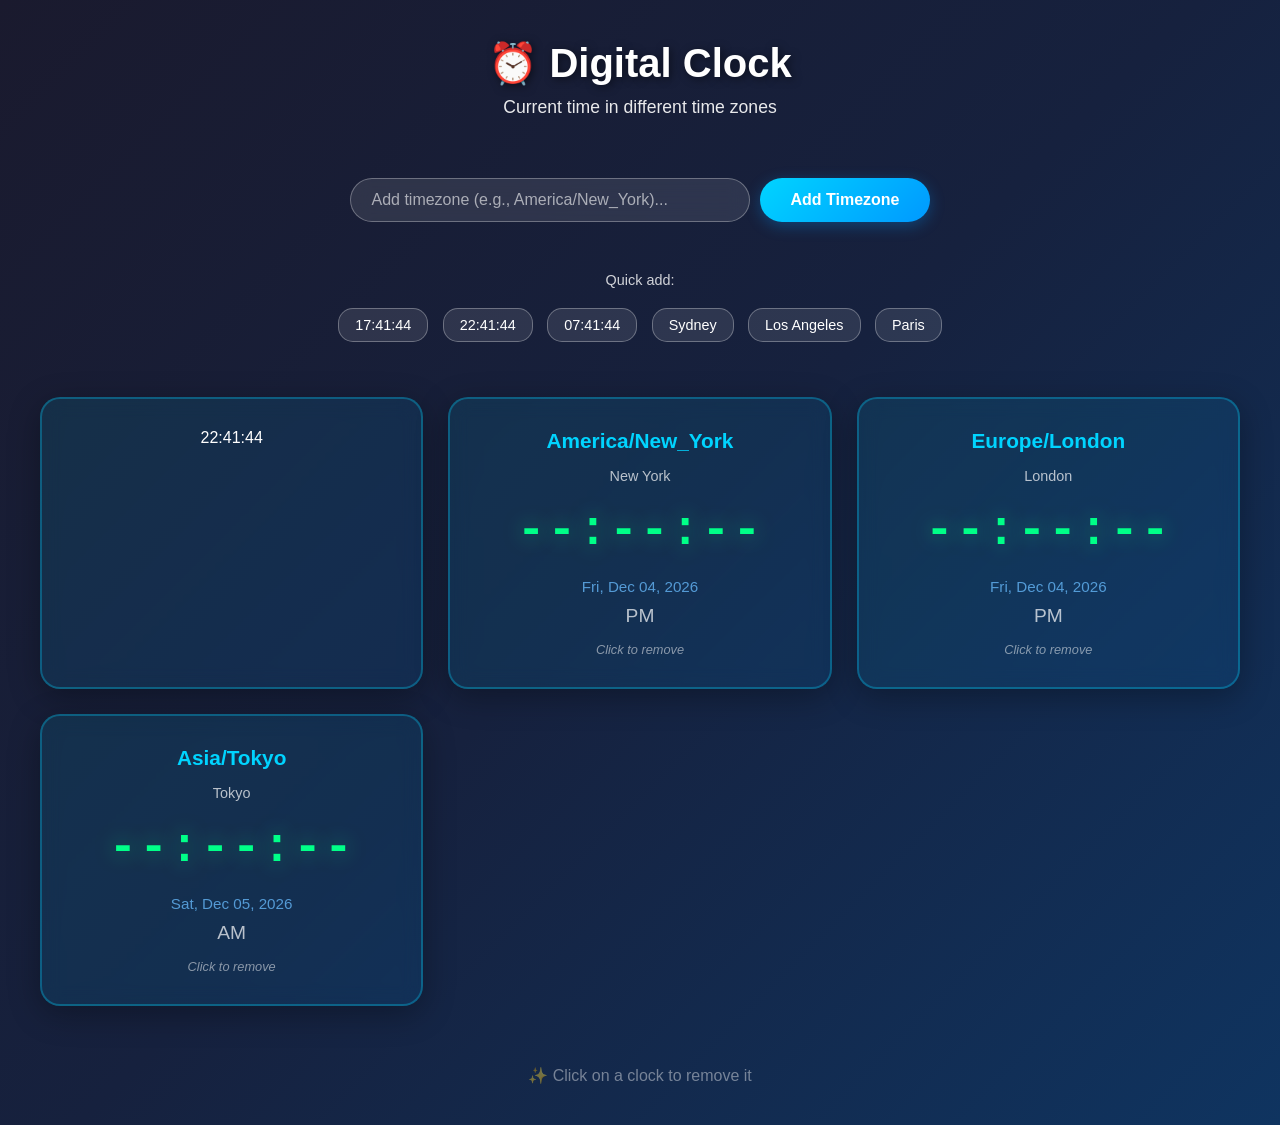
<file: clock.html>
<!DOCTYPE html>
<html lang="en">
<head>
    <meta charset="UTF-8">
    <meta name="viewport" content="width=device-width, initial-scale=1.0">
    <title>Digital Clock - Multiple Time Zones</title>
    <link rel="stylesheet" href="clock-styles.css">
</head>
<body>
    <div class="container">
        <header>
            <h1>⏰ Digital Clock</h1>
            <p>Current time in different time zones</p>
        </header>

        <div class="controls">
            <input 
                type="text" 
                id="timezoneInput" 
                placeholder="Add timezone (e.g., America/New_York)..." 
                class="timezone-input"
            >
            <button id="addBtn" class="add-btn">Add Timezone</button>
        </div>

        <div class="suggestions">
            <p>Quick add:</p>
            <button class="quick-add" data-timezone="America/New_York">New York</button>
            <button class="quick-add" data-timezone="Europe/London">London</button>
            <button class="quick-add" data-timezone="Asia/Tokyo">Tokyo</button>
            <button class="quick-add" data-timezone="Australia/Sydney">Sydney</button>
            <button class="quick-add" data-timezone="America/Los_Angeles">Los Angeles</button>
            <button class="quick-add" data-timezone="Europe/Paris">Paris</button>
        </div>

        <div class="clocks-container" id="clocksContainer">
            <!-- Clocks will be added here dynamically -->
        </div>

        <footer>
            <p>✨ Click on a clock to remove it</p>
        </footer>
    </div>

    <script src="clock-script.js"></script>
</body>
</html>
</file>
<file: clock-styles.css>
* {
    margin: 0;
    padding: 0;
    box-sizing: border-box;
}

body {
    font-family: 'Segoe UI', Tahoma, Geneva, Verdana, sans-serif;
    background: linear-gradient(135deg, #1a1a2e 0%, #16213e 50%, #0f3460 100%);
    min-height: 100vh;
    padding: 20px;
    color: #fff;
}

.container {
    max-width: 1200px;
    margin: 0 auto;
}

header {
    text-align: center;
    margin-bottom: 40px;
    padding: 20px;
}

header h1 {
    font-size: 2.5em;
    margin-bottom: 10px;
    text-shadow: 2px 2px 8px rgba(0, 0, 0, 0.5);
}

header p {
    font-size: 1.1em;
    opacity: 0.9;
}

.controls {
    display: flex;
    gap: 10px;
    margin-bottom: 30px;
    justify-content: center;
    flex-wrap: wrap;
}

.timezone-input {
    padding: 12px 20px;
    font-size: 1em;
    border: none;
    border-radius: 25px;
    width: 100%;
    max-width: 400px;
    background: rgba(255, 255, 255, 0.1);
    color: #fff;
    backdrop-filter: blur(10px);
    border: 1px solid rgba(255, 255, 255, 0.3);
    transition: all 0.3s ease;
}

.timezone-input::placeholder {
    color: rgba(255, 255, 255, 0.6);
}

.timezone-input:focus {
    outline: none;
    background: rgba(255, 255, 255, 0.2);
    border-color: rgba(255, 255, 255, 0.5);
    box-shadow: 0 0 20px rgba(100, 200, 255, 0.3);
}

.add-btn {
    padding: 12px 30px;
    font-size: 1em;
    background: linear-gradient(135deg, #00d4ff 0%, #0099ff 100%);
    color: white;
    border: none;
    border-radius: 25px;
    cursor: pointer;
    transition: all 0.3s ease;
    font-weight: 600;
    box-shadow: 0 4px 15px rgba(0, 153, 255, 0.3);
}

.add-btn:hover {
    transform: translateY(-2px);
    box-shadow: 0 6px 20px rgba(0, 153, 255, 0.5);
}

.add-btn:active {
    transform: translateY(0);
}

.suggestions {
    text-align: center;
    margin-bottom: 30px;
    padding: 20px;
}

.suggestions p {
    margin-bottom: 15px;
    font-size: 0.9em;
    opacity: 0.8;
}

.quick-add {
    margin: 5px;
    padding: 8px 16px;
    background: rgba(255, 255, 255, 0.1);
    color: #fff;
    border: 1px solid rgba(255, 255, 255, 0.3);
    border-radius: 15px;
    cursor: pointer;
    transition: all 0.3s ease;
    font-size: 0.9em;
}

.quick-add:hover {
    background: rgba(255, 255, 255, 0.2);
    border-color: rgba(255, 255, 255, 0.5);
    transform: scale(1.05);
}

.clocks-container {
    display: grid;
    grid-template-columns: repeat(auto-fit, minmax(300px, 1fr));
    gap: 25px;
    margin-bottom: 40px;
}

.clock-card {
    background: linear-gradient(135deg, rgba(0, 212, 255, 0.1) 0%, rgba(0, 153, 255, 0.1) 100%);
    border: 2px solid rgba(0, 212, 255, 0.3);
    border-radius: 20px;
    padding: 30px;
    text-align: center;
    backdrop-filter: blur(10px);
    transition: all 0.3s ease;
    cursor: pointer;
    box-shadow: 0 8px 32px rgba(0, 0, 0, 0.3);
    animation: slideIn 0.5s ease;
}

.clock-card:hover {
    background: linear-gradient(135deg, rgba(0, 212, 255, 0.2) 0%, rgba(0, 153, 255, 0.2) 100%);
    border-color: rgba(0, 212, 255, 0.6);
    transform: translateY(-5px);
    box-shadow: 0 12px 40px rgba(0, 212, 255, 0.3);
}

@keyframes slideIn {
    from {
        opacity: 0;
        transform: translateY(20px);
    }
    to {
        opacity: 1;
        transform: translateY(0);
    }
}

.clock-timezone {
    font-size: 1.3em;
    font-weight: bold;
    margin-bottom: 15px;
    color: #00d4ff;
    text-transform: capitalize;
}

.clock-city {
    font-size: 0.9em;
    opacity: 0.7;
    margin-bottom: 15px;
}

.digital-time {
    font-size: 3em;
    font-weight: bold;
    font-family: 'Courier New', monospace;
    margin: 20px 0;
    color: #00ff88;
    text-shadow: 0 0 20px rgba(0, 255, 136, 0.5);
    letter-spacing: 2px;
}

.clock-date {
    font-size: 0.95em;
    opacity: 0.8;
    margin-top: 15px;
    color: #64b5f6;
}

.clock-period {
    font-size: 1.2em;
    margin-top: 10px;
    opacity: 0.7;
}

.remove-hint {
    font-size: 0.8em;
    opacity: 0.5;
    margin-top: 15px;
    font-style: italic;
}

.empty-state {
    text-align: center;
    padding: 60px 20px;
    opacity: 0.6;
}

.empty-state h2 {
    margin-bottom: 10px;
}

footer {
    text-align: center;
    color: rgba(255, 255, 255, 0.6);
    padding: 20px;
    opacity: 0.7;
}

@media (max-width: 600px) {
    header h1 {
        font-size: 1.8em;
    }

    .digital-time {
        font-size: 2em;
    }

    .clocks-container {
        grid-template-columns: 1fr;
    }

    .controls {
        flex-direction: column;
    }

    .timezone-input {
        max-width: 100%;
    }
}
</file>
